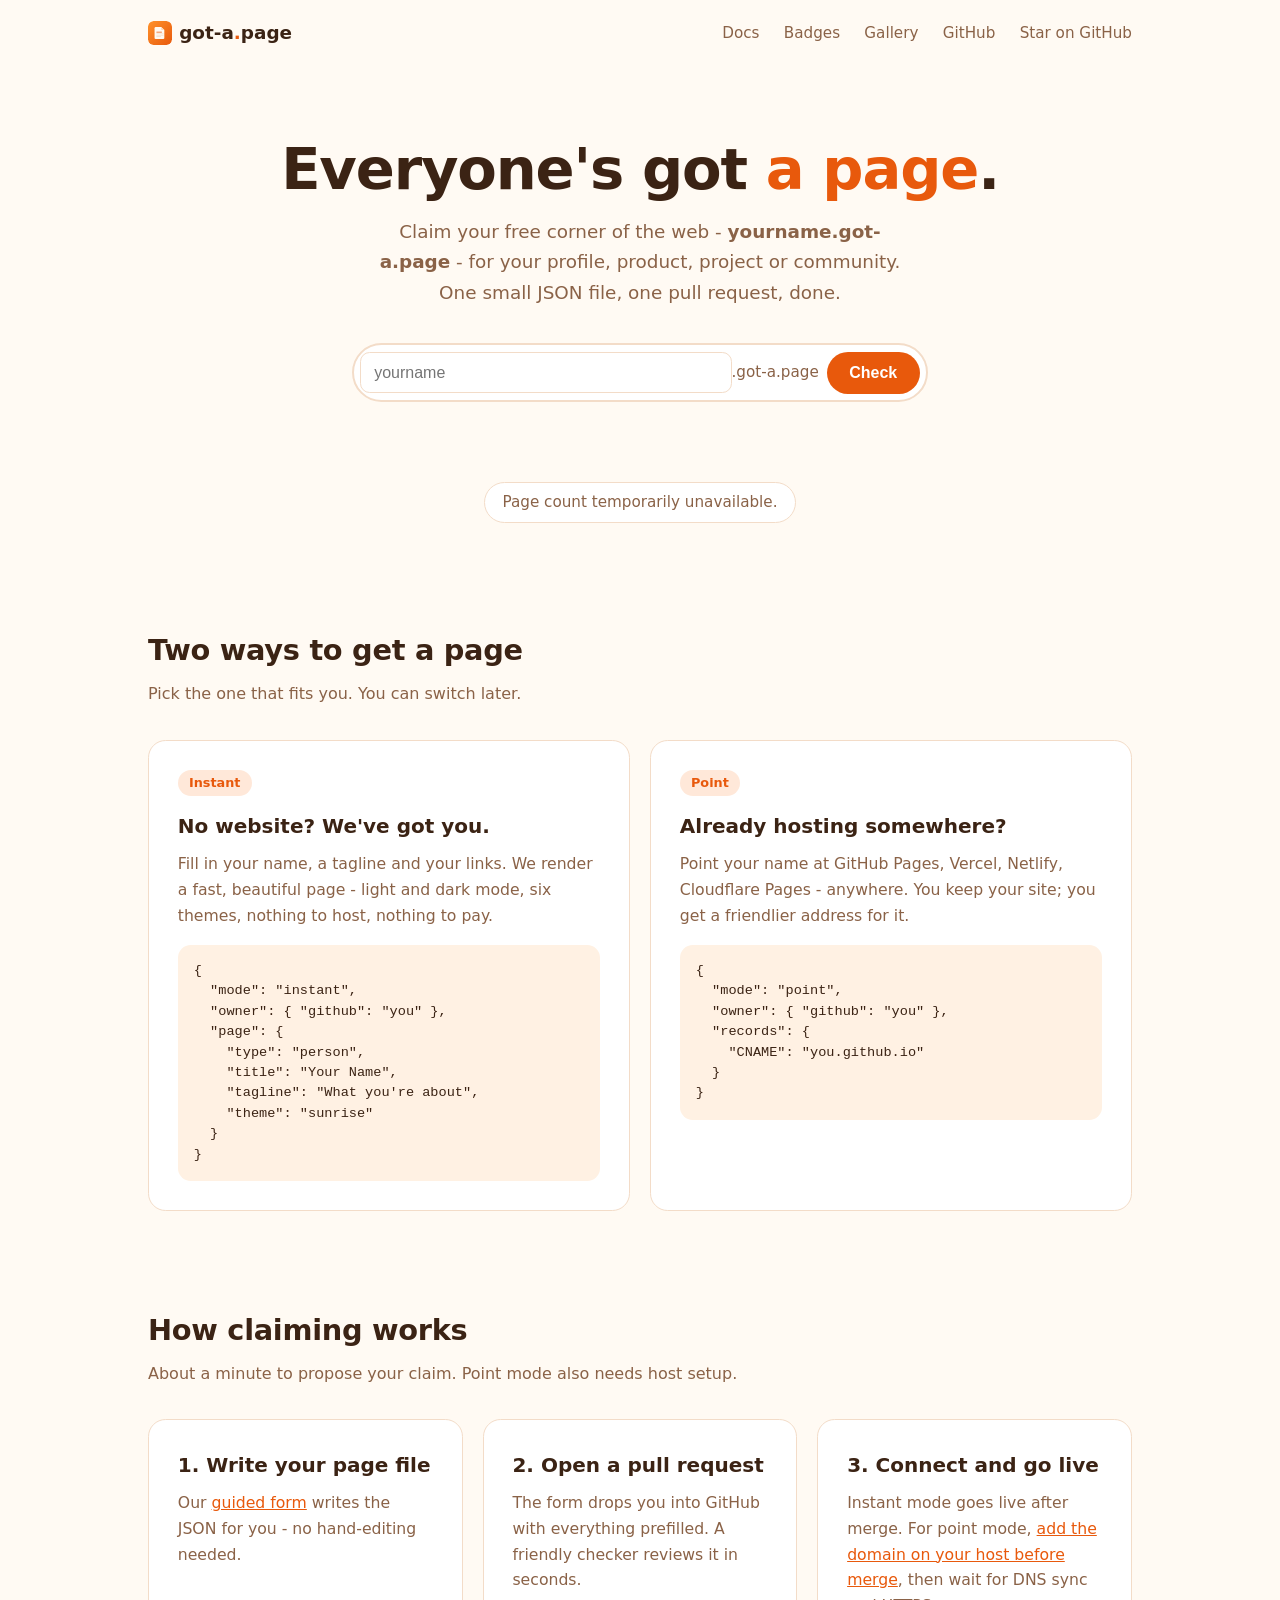
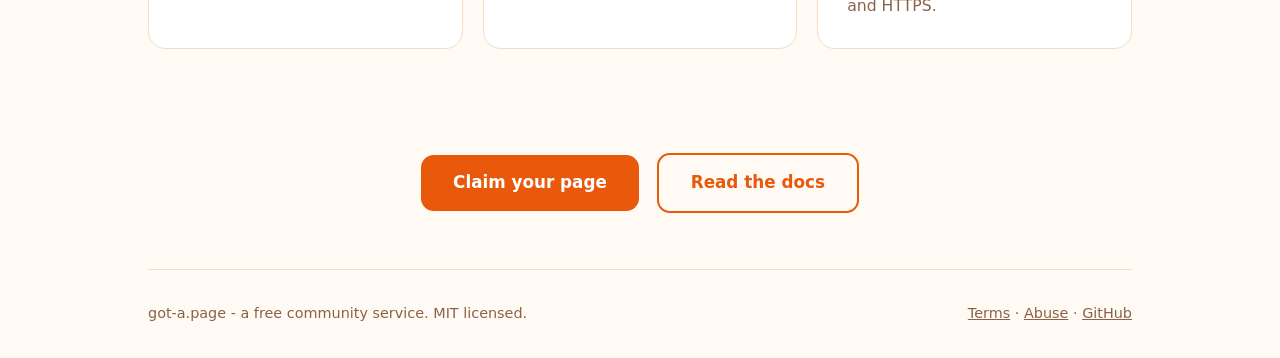
<file: index.html>
<!doctype html>
<html lang="en">
<head>
<!-- Google tag (gtag.js) -->
<script async src="https://www.googletagmanager.com/gtag/js?id=G-65647ZF3ZZ"></script>
<script>
  window.dataLayer = window.dataLayer || [];
  function gtag(){dataLayer.push(arguments);}
  gtag('js', new Date());

  gtag('config', 'G-65647ZF3ZZ');
</script>
<meta charset="utf-8">
<meta name="viewport" content="width=device-width, initial-scale=1">
<title>got-a.page - Everyone's got a page</title>
<meta name="description" content="Claim your free name.got-a.page subdomain. Instant hosted pages or point it at your own site - one small JSON file, one pull request.">
<meta property="og:type" content="website">
<meta property="og:title" content="got-a.page - Everyone's got a page">
<meta property="og:description" content="Free community subdomains for profiles, products, projects and communities.">
<meta property="og:url" content="https://got-a.page/">
<meta property="og:image" content="https://got-a.page/assets/social-card.png">
<link rel="canonical" href="https://got-a.page/">
<meta name="twitter:card" content="summary_large_image">
<link rel="stylesheet" href="styles.css">
<link rel="icon" type="image/svg+xml" href="/assets/favicon.svg">
<script type="application/ld+json">
{
  "@context": "https://schema.org",
  "@graph": [
    {
      "@type": "Organization",
      "@id": "https://got-a.page/#organization",
      "name": "got-a.page",
      "url": "https://got-a.page/",
      "description": "Free community subdomains for profiles, products, projects and communities.",
      "logo": "https://got-a.page/assets/favicon.svg",
      "sameAs": [
        "https://github.com/got-a-page"
      ]
    },
    {
      "@type": "WebSite",
      "@id": "https://got-a.page/#website",
      "url": "https://got-a.page/",
      "name": "got-a.page",
      "description": "Claim your free name.got-a.page subdomain. Instant hosted pages or point it at your own site - one small JSON file, one pull request.",
      "publisher": {
        "@id": "https://got-a.page/#organization"
      },
      "inLanguage": "en"
    }
  ]
}
</script>
</head>
<body>
<div class="wrap">
  <nav>
    <a class="brand" href="/"><img src="/assets/favicon.svg" alt="" width="24" height="24">got-a<span>.</span>page</a>
    <div class="links">
      <a href="/docs">Docs</a>
      <a href="/badges/">Badges</a>
      <a href="/gallery/">Gallery</a>
      <a href="https://github.com/got-a-page/claim">GitHub</a>
      <a href="https://github.com/got-a-page/claim">Star on GitHub</a>
    </div>
  </nav>

  <header class="hero">
    <h1>Everyone's got <em>a page</em>.</h1>
    <p>Claim your free corner of the web - <strong>yourname.got-a.page</strong> - for your profile,
    product, project or community. One small JSON file, one pull request, done.</p>

    <form class="checker" id="checker">
      <input id="name" type="text" inputmode="latin" autocomplete="off" spellcheck="false"
        placeholder="yourname" aria-label="Choose your page name" maxlength="40">
      <span class="suffix">.got-a.page</span>
      <button type="submit">Check</button>
    </form>
    <p id="result" role="status" aria-live="polite"></p>

    <div class="counter"><strong id="count">...</strong> pages already claimed. Yours next?</div>
  </header>

  <section id="how">
    <h2>Two ways to get a page</h2>
    <p class="sub">Pick the one that fits you. You can switch later.</p>
    <div class="modes">
      <div class="card">
        <span class="tag">Instant</span>
        <h3>No website? We've got you.</h3>
        <p>Fill in your name, a tagline and your links. We render a fast, beautiful page -
        light and dark mode, six themes, nothing to host, nothing to pay.</p>
        <pre>{
  "mode": "instant",
  "owner": { "github": "you" },
  "page": {
    "type": "person",
    "title": "Your Name",
    "tagline": "What you're about",
    "theme": "sunrise"
  }
}</pre>
      </div>
      <div class="card">
        <span class="tag">Point</span>
        <h3>Already hosting somewhere?</h3>
        <p>Point your name at GitHub Pages, Vercel, Netlify, Cloudflare Pages - anywhere.
        You keep your site; you get a friendlier address for it.</p>
        <pre>{
  "mode": "point",
  "owner": { "github": "you" },
  "records": {
    "CNAME": "you.github.io"
  }
}</pre>
      </div>
    </div>
  </section>

  <section id="why">
    <h2>How claiming works</h2>
    <p class="sub">About a minute to propose your claim. Point mode also needs host setup.</p>
    <div class="modes">
      <div class="card"><h3>1. Write your page file</h3><p>Our <a href="/claim">guided form</a> writes the JSON for you - no hand-editing needed.</p></div>
      <div class="card"><h3>2. Open a pull request</h3><p>The form drops you into GitHub with everything prefilled. A friendly checker reviews it in seconds.</p></div>
      <div class="card"><h3>3. Connect and go live</h3><p>Instant mode goes live after merge. For point mode, <a href="/docs#hosts">add the domain on your host before merge</a>, then wait for DNS sync and HTTPS.</p></div>
    </div>
  </section>

  <div class="cta-row">
    <a class="btn" href="/claim">Claim your page</a>
    <a class="btn ghost" href="/docs">Read the docs</a>
  </div>

  <footer>
    <span>got-a.page - a free community service. MIT licensed.</span>
    <span>
      <a href="https://github.com/got-a-page/claim/blob/main/TERMS.md">Terms</a> &middot;
      <a href="https://github.com/got-a-page/claim/blob/main/ABUSE.md">Abuse</a> &middot;
      <a href="https://github.com/got-a-page">GitHub</a>
    </span>
  </footer>
</div>

<script>
const INDEX_URL = "https://got-a-page.github.io/claim/index.json";
const STATS_URL = "https://got-a-page.github.io/claim/stats.json";
let indexPromise = null;

function loadIndex() {
  if (!indexPromise) {
    indexPromise = fetch(INDEX_URL, { cache: "no-store", signal: AbortSignal.timeout(8000) })
      .then(r => {
        if (!r.ok) throw new Error("Index unavailable");
        return r.json();
      }).then(index => {
        if (index.availabilityVersion !== 1 || !Array.isArray(index.claimed) ||
            !Array.isArray(index.reserved) ||
            !index.claimed.every(name => typeof name === "string") ||
            !index.reserved.every(name => typeof name === "string")) {
          throw new Error("Availability data unavailable");
        }
        return index;
      }).catch(error => {
        indexPromise = null; // Allow another attempt after a temporary failure.
        throw error;
      });
  }
  return indexPromise;
}

const form = document.getElementById("checker");
const input = document.getElementById("name");
const result = document.getElementById("result");

form.addEventListener("submit", async (e) => {
  e.preventDefault();
  const name = input.value.trim().toLowerCase().replace(/\.got-a\.page\.?$/, "");
  input.value = name;
  result.className = "";
  if (!/^[a-z0-9](?:[a-z0-9-]*[a-z0-9])?$/.test(name) || name.length < 2 || name.length > 40) {
    result.textContent = "2-40 characters: lowercase letters, numbers and hyphens, no hyphens at the edges.";
    return;
  }
  result.textContent = "Checking...";
  let index;
  try {
    index = await loadIndex();
  } catch {
    result.textContent = "Availability could not be checked. Please try again shortly.";
    return;
  }
  // Ignore a response for an input the visitor changed while we were waiting.
  if (input.value.trim().toLowerCase().replace(/\.got-a\.page\.?$/, "") !== name) return;
  if (index.claimed.includes(name)) {
    result.className = "taken";
    result.innerHTML = "";
    const a = document.createElement("a");
    a.href = "https://" + name + ".got-a.page";
    a.textContent = name + ".got-a.page";
    result.append("Aw, taken - visit ", a, " or try another name.");
  } else if (index.reserved.includes(name)) {
    result.className = "taken";
    result.textContent = name + ".got-a.page is reserved. Please try another name.";
  } else {
    result.className = "free";
    result.innerHTML = "";
    const a = document.createElement("a");
    a.href = "/claim?name=" + encodeURIComponent(name);
    a.textContent = "Claim it now";
    result.append(name + ".got-a.page is free! ", a, " before someone else does.");
  }
});

// Count every claim, including point-mode pages. Never invent a fallback count.
fetch(STATS_URL, { cache: "no-store", signal: AbortSignal.timeout(8000) })
  .then(r => {
    if (!r.ok) throw new Error("Stats unavailable");
    return r.json();
  }).then(s => {
    if (!Number.isSafeInteger(s.totalPages) || s.totalPages < 0) throw new Error("Invalid count");
    document.getElementById("count").textContent = s.totalPages;
  }).catch(() => {
    document.querySelector(".counter").textContent = "Page count temporarily unavailable.";
  });
</script>
</body>
</html>
</file>
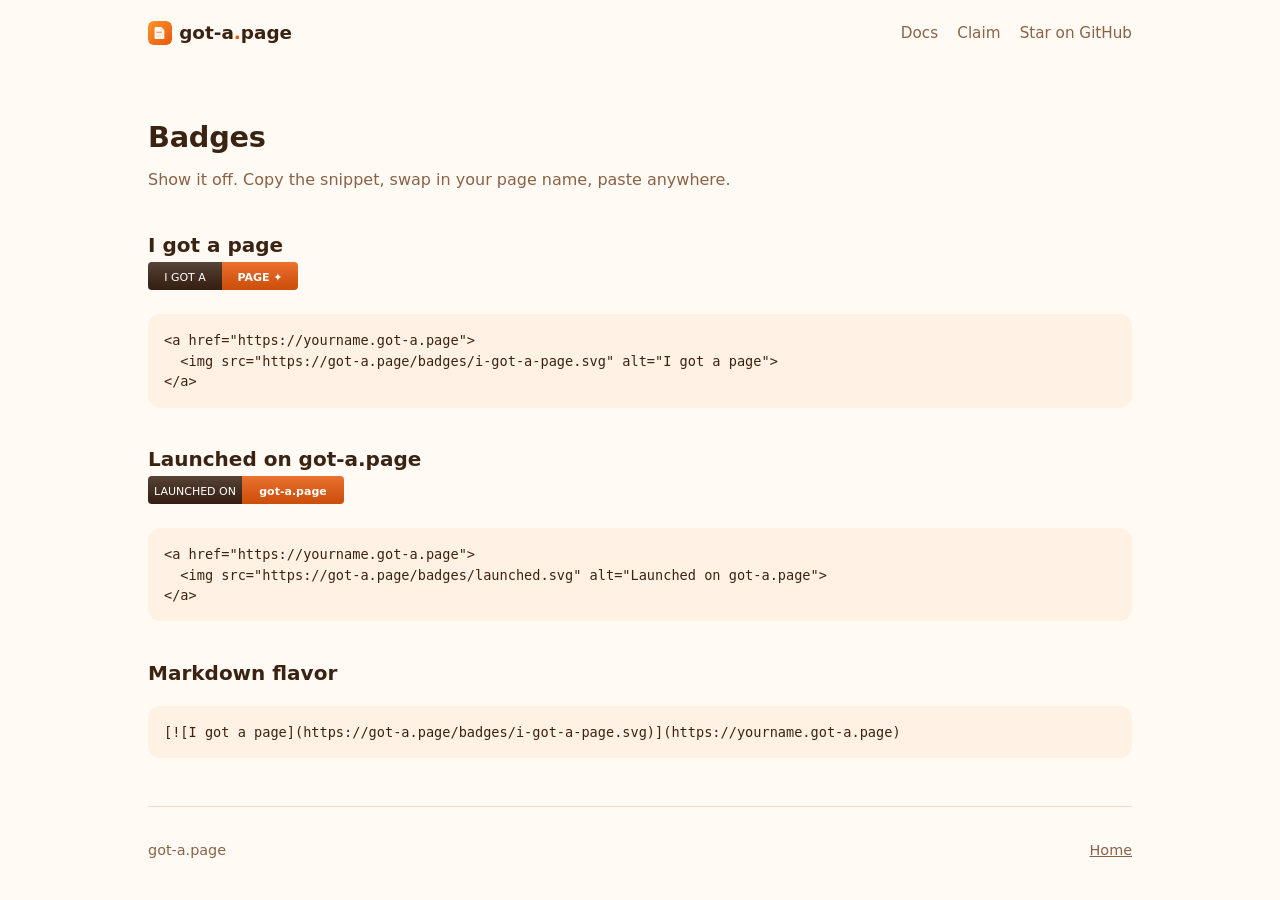
<file: badges/index.html>
<!doctype html>
<html lang="en">
<head>
<!-- Google tag (gtag.js) -->
<script async src="https://www.googletagmanager.com/gtag/js?id=G-65647ZF3ZZ"></script>
<script>
  window.dataLayer = window.dataLayer || [];
  function gtag(){dataLayer.push(arguments);}
  gtag('js', new Date());

  gtag('config', 'G-65647ZF3ZZ');
</script>
<meta charset="utf-8">
<meta name="viewport" content="width=device-width, initial-scale=1">
<title>Badges - got-a.page</title>
<meta name="description" content="Embeddable got-a.page badges for your README or site.">
<meta property="og:type" content="website">
<meta property="og:title" content="Badges - got-a.page">
<meta property="og:url" content="https://got-a.page/badges/">
<meta property="og:description" content="Embeddable got-a.page badges for your README or site.">
<meta property="og:image" content="https://got-a.page/assets/social-card.png">
<link rel="canonical" href="https://got-a.page/badges/">
<meta name="twitter:card" content="summary_large_image">
<link rel="stylesheet" href="../styles.css">
<link rel="icon" type="image/svg+xml" href="/assets/favicon.svg">
</head>
<body>
<div class="wrap">
  <nav>
    <a class="brand" href="/"><img src="/assets/favicon.svg" alt="" width="24" height="24">got-a<span>.</span>page</a>
    <div class="links"><a href="/docs">Docs</a><a href="/claim">Claim</a><a href="https://github.com/got-a-page/claim">Star on GitHub</a></div>
  </nav>
  <section class="doc">
    <h2>Badges</h2>
    <p class="sub">Show it off. Copy the snippet, swap in your page name, paste anywhere.</p>

    <h3>I got a page</h3>
    <p><img src="/badges/i-got-a-page.svg" alt="I got a page badge"></p>
    <pre>&lt;a href="https://yourname.got-a.page"&gt;
  &lt;img src="https://got-a.page/badges/i-got-a-page.svg" alt="I got a page"&gt;
&lt;/a&gt;</pre>

    <h3>Launched on got-a.page</h3>
    <p><img src="/badges/launched.svg" alt="Launched on got-a.page badge"></p>
    <pre>&lt;a href="https://yourname.got-a.page"&gt;
  &lt;img src="https://got-a.page/badges/launched.svg" alt="Launched on got-a.page"&gt;
&lt;/a&gt;</pre>

    <h3>Markdown flavor</h3>
    <pre>[![I got a page](https://got-a.page/badges/i-got-a-page.svg)](https://yourname.got-a.page)</pre>
  </section>
  <footer>
    <span>got-a.page</span>
    <span><a href="/">Home</a></span>
  </footer>
</div>
</body>
</html>
</file>
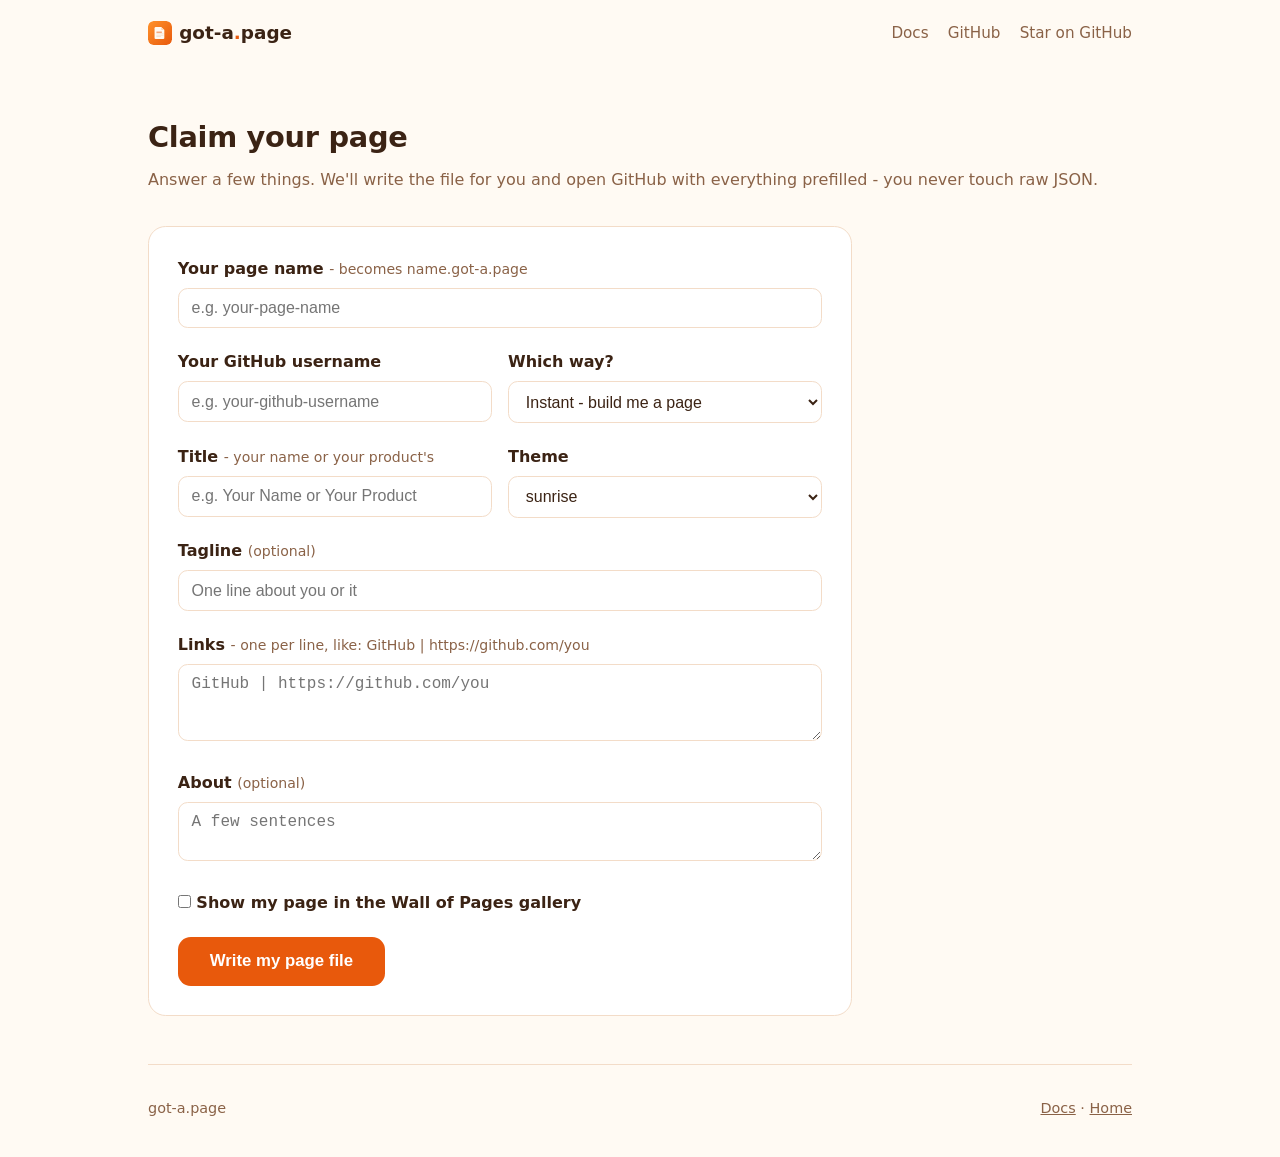
<file: claim/index.html>
<!doctype html>
<html lang="en">
<head>
<!-- Google tag (gtag.js) -->
<script async src="https://www.googletagmanager.com/gtag/js?id=G-65647ZF3ZZ"></script>
<script>
  window.dataLayer = window.dataLayer || [];
  function gtag(){dataLayer.push(arguments);}
  gtag('js', new Date());

  gtag('config', 'G-65647ZF3ZZ');
</script>
<meta charset="utf-8">
<meta name="viewport" content="width=device-width, initial-scale=1">
<title>Claim your page - got-a.page</title>
<meta name="description" content="The guided claim form: answer a few questions, get your page file, open one pull request.">
<meta property="og:type" content="website">
<meta property="og:title" content="Claim your page - got-a.page">
<meta property="og:url" content="https://got-a.page/claim/">
<meta property="og:description" content="The guided claim form: answer a few questions, get your page file, open one pull request.">
<meta property="og:image" content="https://got-a.page/assets/social-card.png">
<link rel="canonical" href="https://got-a.page/claim/">
<meta name="twitter:card" content="summary_large_image">
<link rel="stylesheet" href="../styles.css">
<link rel="icon" type="image/svg+xml" href="/assets/favicon.svg">
</head>
<body>
<div class="wrap">
  <nav>
    <a class="brand" href="/"><img src="/assets/favicon.svg" alt="" width="24" height="24">got-a<span>.</span>page</a>
    <div class="links"><a href="/docs">Docs</a><a href="https://github.com/got-a-page/claim">GitHub</a><a href="https://github.com/got-a-page/claim">Star on GitHub</a></div>
  </nav>

  <section class="doc">
    <h2>Claim your page</h2>
    <p class="sub">Answer a few things. We'll write the file for you and open GitHub with
    everything prefilled - you never touch raw JSON.</p>

    <form id="claimForm" class="card" style="max-width:44rem">
      <div class="field">
        <label for="cname">Your page name <span class="hint">- becomes name.got-a.page</span></label>
        <input id="cname" type="text" required pattern="[a-z0-9]([a-z0-9-]*[a-z0-9])?" minlength="2" maxlength="40"
          placeholder="e.g. your-page-name" autocomplete="off">
      </div>
      <div class="row">
        <div class="field">
          <label for="gh">Your GitHub username</label>
          <input id="gh" type="text" required placeholder="e.g. your-github-username" autocomplete="off">
        </div>
        <div class="field">
          <label for="mode">Which way?</label>
          <select id="mode">
            <option value="instant">Instant - build me a page</option>
            <option value="point">Point - I have a site already</option>
          </select>
        </div>
      </div>

      <div id="instantFields">
        <div class="row">
          <div class="field">
            <label for="title">Title <span class="hint">- your name or your product's</span></label>
            <input id="title" type="text" maxlength="80" placeholder="e.g. Your Name or Your Product">
          </div>
          <div class="field">
            <label for="theme">Theme</label>
            <select id="theme">
              <option>sunrise</option><option>lagoon</option><option>forest</option>
              <option>plum</option><option>slate</option><option>ember</option>
            </select>
          </div>
        </div>
        <div class="field">
          <label for="tagline">Tagline <span class="hint">(optional)</span></label>
          <input id="tagline" type="text" maxlength="160" placeholder="One line about you or it">
        </div>
        <div class="field">
          <label for="links">Links <span class="hint">- one per line, like: GitHub | https://github.com/you</span></label>
          <textarea id="links" rows="3" placeholder="GitHub | https://github.com/you"></textarea>
        </div>
        <div class="field">
          <label for="about">About <span class="hint">(optional)</span></label>
          <textarea id="about" rows="2" maxlength="2000" placeholder="A few sentences"></textarea>
        </div>
        <div class="field">
          <label><input type="checkbox" id="showcase"> Show my page in the Wall of Pages gallery</label>
        </div>
      </div>

      <div id="pointFields" hidden>
        <p><strong>Point mode needs host setup too.</strong> Add yourname.got-a.page to your
        own host before the PR merges, then copy its recommended DNS target below.
        GitHub Pages needs your website repo's Pages custom-domain setting, not a CNAME
        file in the claim repo. <a href="/docs#hosts">Host setup instructions</a>.</p>
        <div class="field">
          <label for="target">Where's your site hosted?</label>
          <select id="hostKind">
            <option value="cname">A hostname (GitHub Pages, Vercel, Netlify...)</option>
            <option value="a">An IPv4 address</option>
            <option value="aaaa">An IPv6 address</option>
          </select>
        </div>
        <div class="field">
          <label for="targetValue">The hostname or address</label>
          <input id="targetValue" type="text" placeholder="e.g. you.github.io">
        </div>
        <div class="field">
          <label for="purpose">What lives there? <span class="hint">(one line)</span></label>
          <input id="purpose" type="text" maxlength="200" placeholder="e.g. My portfolio">
        </div>
      </div>

      <button class="btn" type="submit" style="border:0;cursor:pointer">Write my page file</button>
    </form>

    <div id="step2" hidden>
      <p class="step">Here's your file - already copied into the GitHub link below:</p>
      <pre id="jsonOut"></pre>
      <p class="step">Next: open GitHub and propose it</p>
      <p>The button opens the claim repo with your file ready to go. GitHub will ask you to
      fork (one click), then you choose <strong>"Propose changes"</strong> and open the pull
      request. Follow the validation checks; fork PRs do not get automatic bot comments.</p>
      <p>When GitHub asks for a title, name your pull request <strong id="prTitleHint">Claim your-name.got-a.page</strong> - it keeps claim PRs easy to scan.</p>
      <p style="margin-top:1.2rem">
        <a class="btn" id="ghLink" href="#" target="_blank" rel="noopener">Open GitHub with my file</a>
      </p>
      <div id="instantNextSteps" class="card" hidden style="margin-top:1.2rem">
        <h3>Instant mode: what happens next</h3>
        <p><strong>After your PR merges:</strong> your page goes live within a few
        minutes - nothing else to set up. Until then your address may still show
        the "unclaimed" page; that&#39;s normal, check back shortly. More detail in
        the <a href="/docs#troubleshooting">docs</a>.</p>
      </div>
      <div id="pointNextSteps" class="card" hidden style="margin-top:1.2rem">
        <h3>Point mode: finish connecting your host</h3>
        <p>Before merge, add <strong id="hostDomain"></strong> to your own hosting account
        and confirm the claim's DNS target matches its recommendation.
        <a href="/docs#hosts">GitHub Pages, Vercel, Netlify and Cloudflare Pages steps</a>.</p>
        <p><strong>After your PR merges:</strong> wait for DNS sync, return to your host's
        domain settings, and wait for its HTTPS certificate. Then test your address.
        DNS alone is not enough; certificate issuance can take a while.
        A browser certificate error in that window - on your new address, and on
        GitHub Pages on your old <code>github.io</code> one too, since it now
        redirects - is expected. See the
        <a href="/docs#troubleshooting">troubleshooting list</a>.</p>
      </div>
      <p class="hint" style="margin-top:1rem">Everything in the repo is public - that's how
      the pages stay free and community-run.</p>
      <p class="hint">Optional last step: <a href="https://github.com/got-a-page/claim">star the repo on GitHub</a> to support the project and help others find got-a.page.</p>
    </div>
  </section>

  <footer>
    <span>got-a.page</span>
    <span><a href="/docs">Docs</a> &middot; <a href="/">Home</a></span>
  </footer>
</div>

<script>
const mode = document.getElementById("mode");
const instantFields = document.getElementById("instantFields");
const pointFields = document.getElementById("pointFields");
mode.addEventListener("change", () => {
  instantFields.hidden = mode.value !== "instant";
  pointFields.hidden = mode.value !== "point";
});

const params = new URLSearchParams(location.search);
if (params.get("name")) document.getElementById("cname").value = params.get("name");

function buildJson() {
  const gh = document.getElementById("gh").value.trim();
  if (mode.value === "instant") {
    const page = {
      type: "person",
      title: document.getElementById("title").value.trim() || document.getElementById("cname").value,
      theme: document.getElementById("theme").value
    };
    const tagline = document.getElementById("tagline").value.trim();
    if (tagline) page.tagline = tagline;
    const links = document.getElementById("links").value.split("\n")
      .map(l => l.split("|").map(s => s.trim())).filter(p => p.length === 2 && p[0] && p[1])
      .map(p => ({ label: p[0], url: p[1] }));
    if (links.length) page.links = links;
    const about = document.getElementById("about").value.trim();
    if (about) page.sections = [{ heading: "About", text: about }];
    const out = { mode: "instant", owner: { github: gh }, page };
    if (document.getElementById("showcase").checked) out.showcase = true;
    return out;
  }
  const kind = document.getElementById("hostKind").value;
  const value = document.getElementById("targetValue").value.trim();
  const records = kind === "cname" ? { CNAME: value } : kind === "a" ? { A: [value] } : { AAAA: [value] };
  const out = { mode: "point", owner: { github: gh }, records };
  const purpose = document.getElementById("purpose").value.trim();
  if (purpose) out.purpose = purpose;
  return out;
}

document.getElementById("claimForm").addEventListener("submit", (e) => {
  e.preventDefault();
  const name = document.getElementById("cname").value.trim().toLowerCase();
  const json = buildJson();
  const text = JSON.stringify(json, null, 2) + "\n";
  document.getElementById("jsonOut").textContent = text;
  const url = "https://github.com/got-a-page/claim/new/main/pages?filename="
    + encodeURIComponent(name + ".json") + "&value=" + encodeURIComponent(text);
  document.getElementById("ghLink").href = url;
  document.getElementById("pointNextSteps").hidden = json.mode !== "point";
  document.getElementById("instantNextSteps").hidden = json.mode !== "instant";
  document.getElementById("hostDomain").textContent = name + ".got-a.page";
  document.getElementById("prTitleHint").textContent = "Claim " + name + ".got-a.page";
  document.getElementById("step2").hidden = false;
  document.getElementById("step2").scrollIntoView({ behavior: "smooth" });
});
</script>
</body>
</html>
</file>
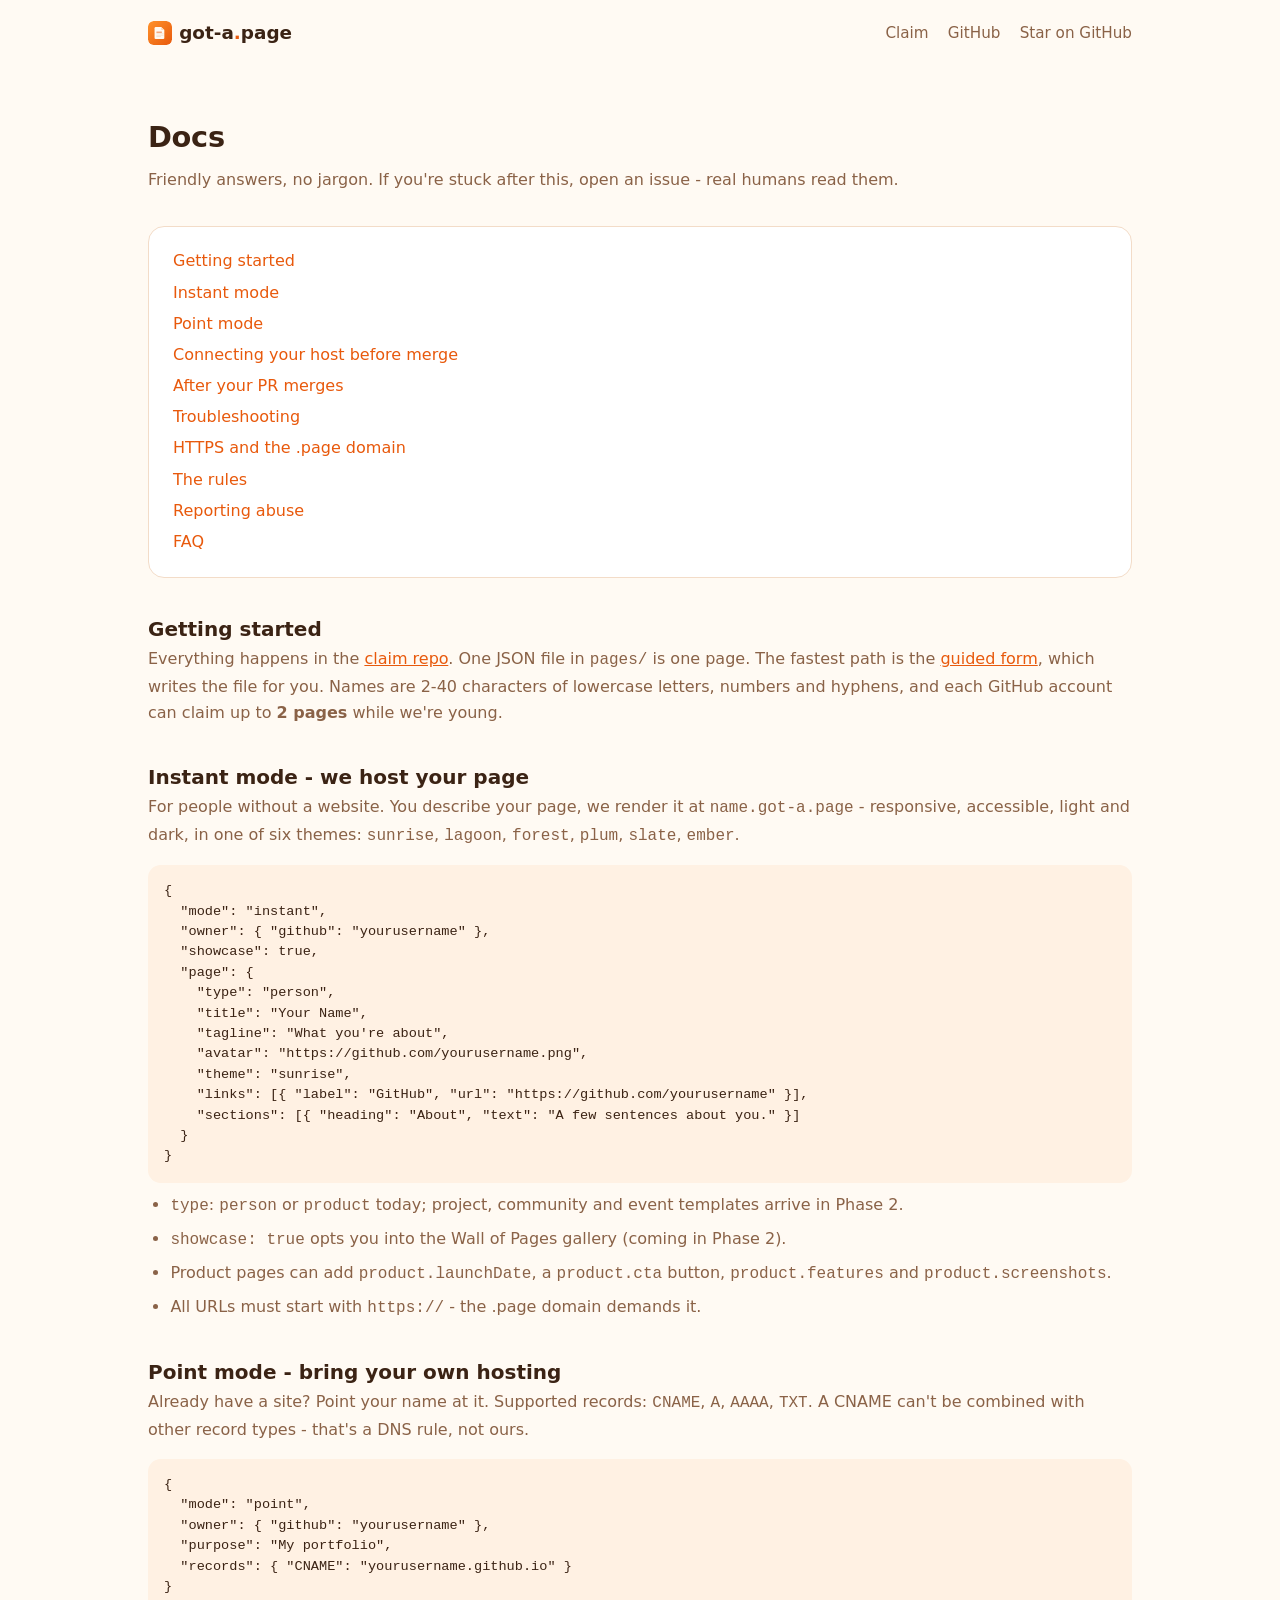
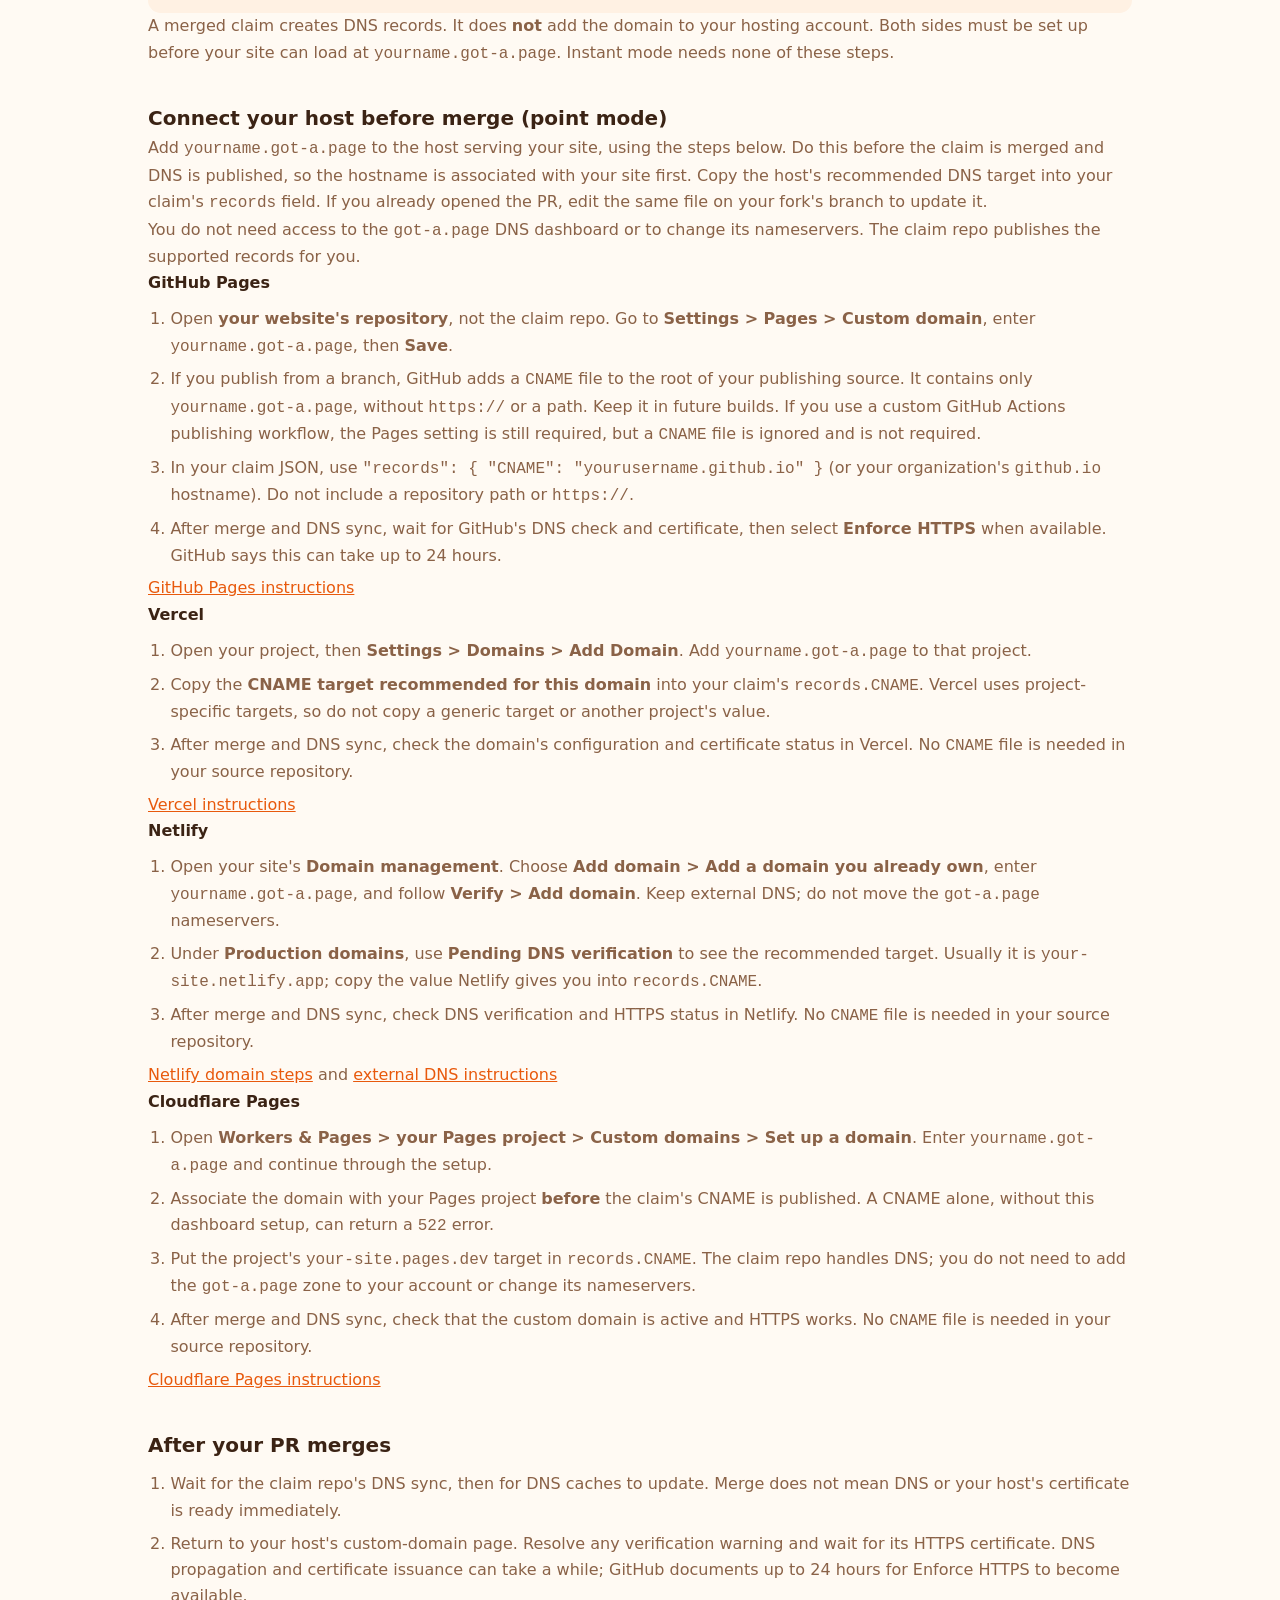
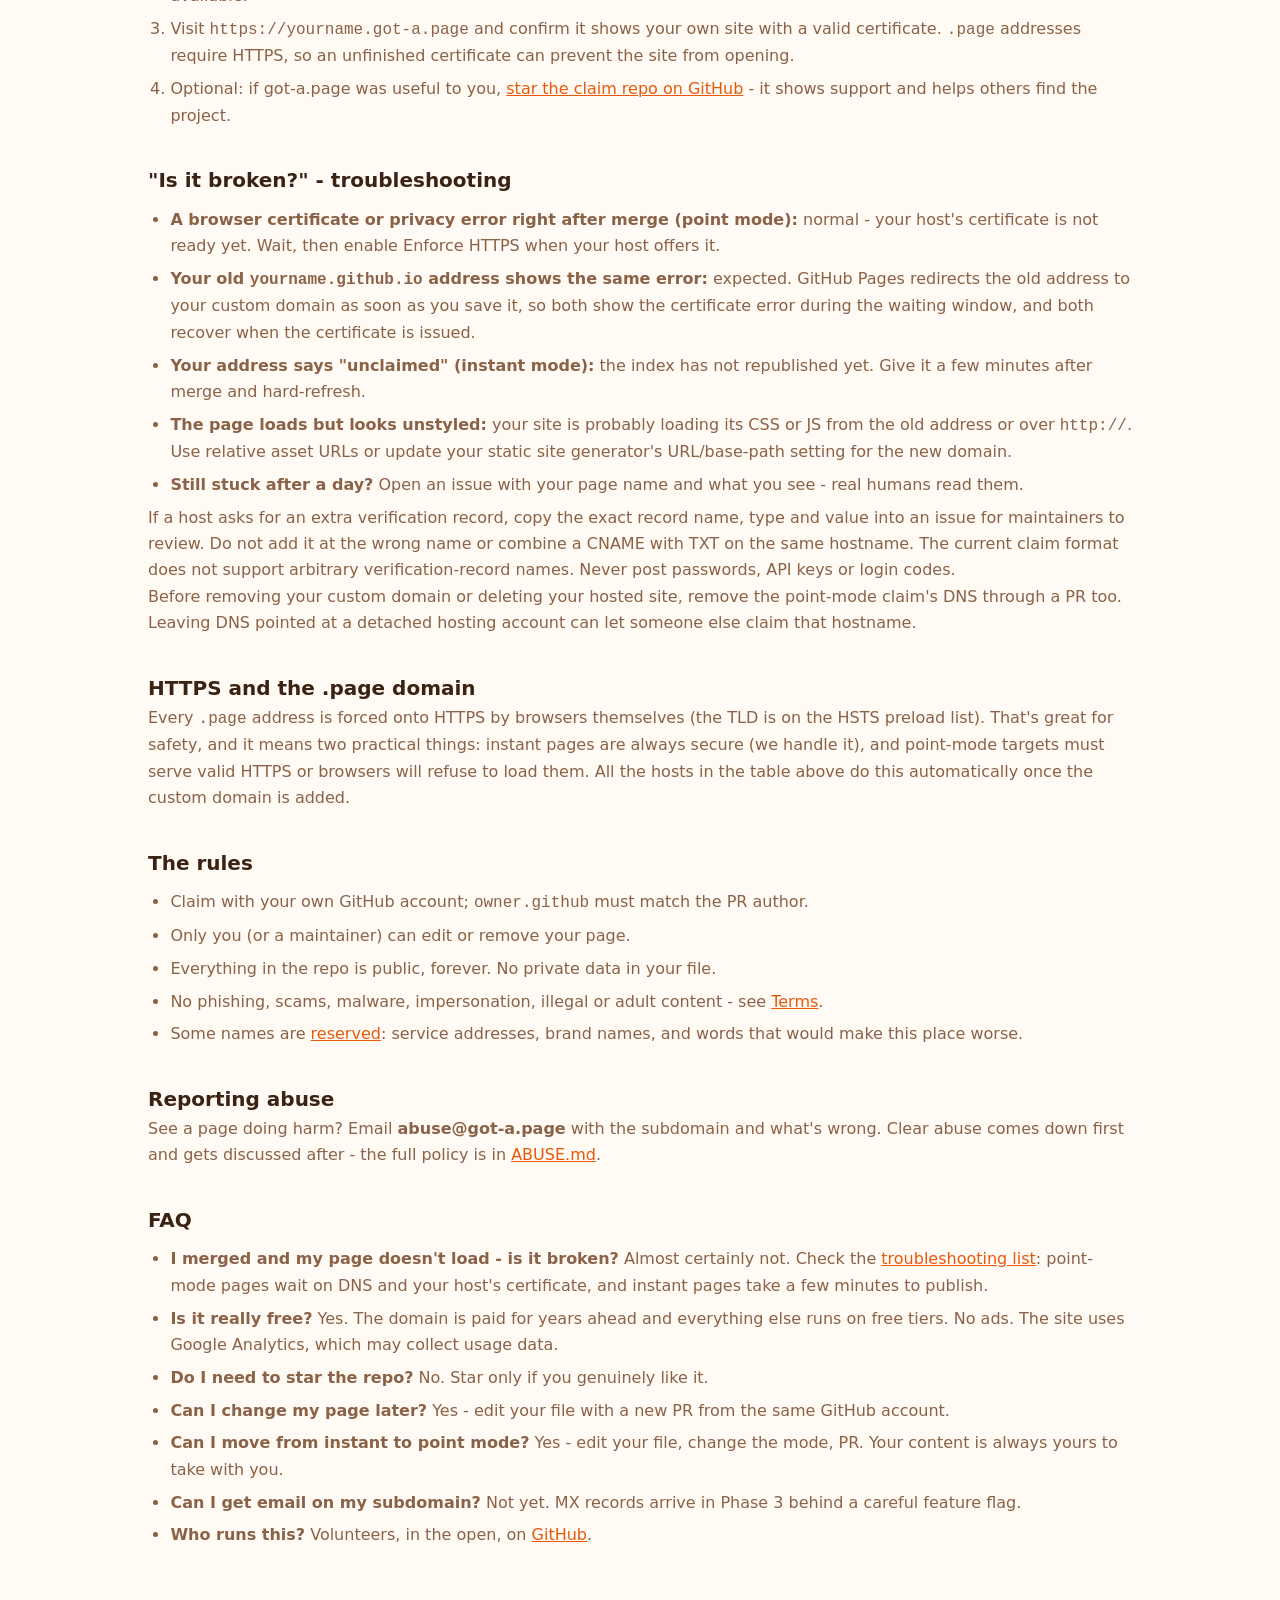
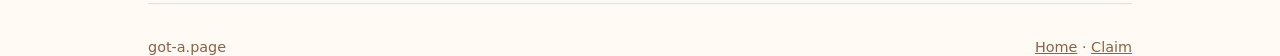
<file: docs/index.html>
<!doctype html>
<html lang="en">
<head>
<!-- Google tag (gtag.js) -->
<script async src="https://www.googletagmanager.com/gtag/js?id=G-65647ZF3ZZ"></script>
<script>
  window.dataLayer = window.dataLayer || [];
  function gtag(){dataLayer.push(arguments);}
  gtag('js', new Date());

  gtag('config', 'G-65647ZF3ZZ');
</script>
<meta charset="utf-8">
<meta name="viewport" content="width=device-width, initial-scale=1">
<title>Docs - got-a.page</title>
<meta name="description" content="Everything about claiming, pointing and using your free got-a.page subdomain.">
<meta property="og:type" content="website">
<meta property="og:title" content="Docs - got-a.page">
<meta property="og:url" content="https://got-a.page/docs/">
<meta property="og:description" content="Everything about claiming, pointing and using your free got-a.page subdomain.">
<meta property="og:image" content="https://got-a.page/assets/social-card.png">
<link rel="canonical" href="https://got-a.page/docs/">
<meta name="twitter:card" content="summary_large_image">
<link rel="stylesheet" href="../styles.css">
<link rel="icon" type="image/svg+xml" href="/assets/favicon.svg">
<script type="application/ld+json">
{
  "@context": "https://schema.org",
  "@type": "FAQPage",
  "mainEntity": [
    {
      "@type": "Question",
      "name": "I merged and my page doesn't load - is it broken?",
      "acceptedAnswer": {
        "@type": "Answer",
        "text": "Almost certainly not. Check the troubleshooting list: point-mode pages wait on DNS and your host's certificate, and instant pages take a few minutes to publish."
      }
    },
    {
      "@type": "Question",
      "name": "Is it really free?",
      "acceptedAnswer": {
        "@type": "Answer",
        "text": "Yes. The domain is paid for years ahead and everything else runs on free tiers. No ads. The site uses Google Analytics, which may collect usage data."
      }
    },
    {
      "@type": "Question",
      "name": "Do I need to star the repo?",
      "acceptedAnswer": {
        "@type": "Answer",
        "text": "No. Star only if you genuinely like it."
      }
    },
    {
      "@type": "Question",
      "name": "Can I change my page later?",
      "acceptedAnswer": {
        "@type": "Answer",
        "text": "Yes - edit your file with a new PR from the same GitHub account."
      }
    },
    {
      "@type": "Question",
      "name": "Can I move from instant to point mode?",
      "acceptedAnswer": {
        "@type": "Answer",
        "text": "Yes - edit your file, change the mode, PR. Your content is always yours to take with you."
      }
    },
    {
      "@type": "Question",
      "name": "Can I get email on my subdomain?",
      "acceptedAnswer": {
        "@type": "Answer",
        "text": "Not yet. MX records arrive in Phase 3 behind a careful feature flag."
      }
    },
    {
      "@type": "Question",
      "name": "Who runs this?",
      "acceptedAnswer": {
        "@type": "Answer",
        "text": "Volunteers, in the open, on GitHub."
      }
    }
  ]
}
</script>
</head>
<body>
<div class="wrap">
  <nav>
    <a class="brand" href="/"><img src="/assets/favicon.svg" alt="" width="24" height="24">got-a<span>.</span>page</a>
    <div class="links"><a href="/claim">Claim</a><a href="https://github.com/got-a-page/claim">GitHub</a><a href="https://github.com/got-a-page/claim">Star on GitHub</a></div>
  </nav>

  <section class="doc">
    <h2>Docs</h2>
    <p class="sub">Friendly answers, no jargon. If you're stuck after this, open an issue -
    real humans read them.</p>

    <div class="toc">
      <a href="#start">Getting started</a>
      <a href="#instant">Instant mode</a>
      <a href="#point">Point mode</a>
      <a href="#hosts">Connecting your host before merge</a>
      <a href="#after-merge">After your PR merges</a>
      <a href="#troubleshooting">Troubleshooting</a>
      <a href="#https">HTTPS and the .page domain</a>
      <a href="#rules">The rules</a>
      <a href="#abuse">Reporting abuse</a>
      <a href="#faq">FAQ</a>
    </div>

    <h3 id="start">Getting started</h3>
    <p>Everything happens in the <a href="https://github.com/got-a-page/claim">claim repo</a>.
    One JSON file in <code>pages/</code> is one page. The fastest path is the
    <a href="/claim">guided form</a>, which writes the file for you. Names are 2-40 characters
    of lowercase letters, numbers and hyphens, and each GitHub account can claim up to
    <strong>2 pages</strong> while we're young.</p>

    <h3 id="instant">Instant mode - we host your page</h3>
    <p>For people without a website. You describe your page, we render it at
    <code>name.got-a.page</code> - responsive, accessible, light and dark, in one of six
    themes: <code>sunrise</code>, <code>lagoon</code>, <code>forest</code>, <code>plum</code>,
    <code>slate</code>, <code>ember</code>.</p>
    <pre>{
  "mode": "instant",
  "owner": { "github": "yourusername" },
  "showcase": true,
  "page": {
    "type": "person",
    "title": "Your Name",
    "tagline": "What you're about",
    "avatar": "https://github.com/yourusername.png",
    "theme": "sunrise",
    "links": [{ "label": "GitHub", "url": "https://github.com/yourusername" }],
    "sections": [{ "heading": "About", "text": "A few sentences about you." }]
  }
}</pre>
    <ul>
      <li><code>type</code>: <code>person</code> or <code>product</code> today; project,
      community and event templates arrive in Phase 2.</li>
      <li><code>showcase: true</code> opts you into the Wall of Pages gallery (coming in Phase 2).</li>
      <li>Product pages can add <code>product.launchDate</code>, a <code>product.cta</code>
      button, <code>product.features</code> and <code>product.screenshots</code>.</li>
      <li>All URLs must start with <code>https://</code> - the .page domain demands it.</li>
    </ul>

    <h3 id="point">Point mode - bring your own hosting</h3>
    <p>Already have a site? Point your name at it. Supported records:
    <code>CNAME</code>, <code>A</code>, <code>AAAA</code>, <code>TXT</code>. A CNAME can't be
    combined with other record types - that's a DNS rule, not ours.</p>
    <pre>{
  "mode": "point",
  "owner": { "github": "yourusername" },
  "purpose": "My portfolio",
  "records": { "CNAME": "yourusername.github.io" }
}</pre>

<p>A merged claim creates DNS records. It does <strong>not</strong> add the domain to your
hosting account. Both sides must be set up before your site can load at
<code>yourname.got-a.page</code>. Instant mode needs none of these steps.</p>
<h3 id="hosts">Connect your host before merge (point mode)</h3>
<p>Add <code>yourname.got-a.page</code> to the host serving your site, using the steps below.
Do this before the claim is merged and DNS is published, so the hostname is
associated with your site first. Copy the host&#39;s recommended DNS target into
your claim&#39;s <code>records</code> field. If you already opened the PR, edit the same file
on your fork&#39;s branch to update it.</p>
<p>You do not need access to the <code>got-a.page</code> DNS dashboard or to change its
nameservers. The claim repo publishes the supported records for you.</p>
<h4>GitHub Pages</h4>
<ol>
<li>Open <strong>your website&#39;s repository</strong>, not the claim repo. Go to <strong>Settings &gt;
Pages &gt; Custom domain</strong>, enter <code>yourname.got-a.page</code>, then <strong>Save</strong>.</li>
<li>If you publish from a branch, GitHub adds a <code>CNAME</code> file to the root of your
publishing source. It contains only <code>yourname.got-a.page</code>, without <code>https://</code>
or a path. Keep it in future builds. If you use a custom GitHub Actions
publishing workflow, the Pages setting is still required, but a <code>CNAME</code>
file is ignored and is not required.</li>
<li>In your claim JSON, use <code>&quot;records&quot;: { &quot;CNAME&quot;: &quot;yourusername.github.io&quot; }</code>
(or your organization&#39;s <code>github.io</code> hostname). Do not include a repository
path or <code>https://</code>.</li>
<li>After merge and DNS sync, wait for GitHub&#39;s DNS check and certificate, then
select <strong>Enforce HTTPS</strong> when available. GitHub says this can take up to
24 hours.</li>
</ol>
<p><a href="https://docs.github.com/en/pages/configuring-a-custom-domain-for-your-github-pages-site/managing-a-custom-domain-for-your-github-pages-site">GitHub Pages instructions</a></p>
<h4>Vercel</h4>
<ol>
<li>Open your project, then <strong>Settings &gt; Domains &gt; Add Domain</strong>. Add
<code>yourname.got-a.page</code> to that project.</li>
<li>Copy the <strong>CNAME target recommended for this domain</strong> into your claim&#39;s
<code>records.CNAME</code>. Vercel uses project-specific targets, so do not copy a
generic target or another project&#39;s value.</li>
<li>After merge and DNS sync, check the domain&#39;s configuration and certificate
status in Vercel. No <code>CNAME</code> file is needed in your source repository.</li>
</ol>
<p><a href="https://vercel.com/docs/domains/working-with-domains/add-a-domain">Vercel instructions</a></p>
<h4>Netlify</h4>
<ol>
<li>Open your site&#39;s <strong>Domain management</strong>. Choose <strong>Add domain &gt; Add a domain
you already own</strong>, enter <code>yourname.got-a.page</code>, and follow <strong>Verify &gt; Add
domain</strong>. Keep external DNS; do not move the <code>got-a.page</code> nameservers.</li>
<li>Under <strong>Production domains</strong>, use <strong>Pending DNS verification</strong> to see the
recommended target. Usually it is <code>your-site.netlify.app</code>; copy the value
Netlify gives you into <code>records.CNAME</code>.</li>
<li>After merge and DNS sync, check DNS verification and HTTPS status in
Netlify. No <code>CNAME</code> file is needed in your source repository.</li>
</ol>
<p><a href="https://docs.netlify.com/manage/domains/configure-domains/bring-a-domain-to-netlify">Netlify domain steps</a>
and <a href="https://docs.netlify.com/manage/domains/configure-domains/configure-external-dns/">external DNS instructions</a></p>
<h4>Cloudflare Pages</h4>
<ol>
<li>Open <strong>Workers &amp; Pages &gt; your Pages project &gt; Custom domains &gt; Set up a
domain</strong>. Enter <code>yourname.got-a.page</code> and continue through the setup.</li>
<li>Associate the domain with your Pages project <strong>before</strong> the claim&#39;s CNAME
is published. A CNAME alone, without this dashboard setup, can return a
<code>522</code> error.</li>
<li>Put the project&#39;s <code>your-site.pages.dev</code> target in <code>records.CNAME</code>. The
claim repo handles DNS; you do not need to add the <code>got-a.page</code> zone to
your account or change its nameservers.</li>
<li>After merge and DNS sync, check that the custom domain is active and HTTPS
works. No <code>CNAME</code> file is needed in your source repository.</li>
</ol>
<p><a href="https://developers.cloudflare.com/pages/configuration/custom-domains/">Cloudflare Pages instructions</a></p>
<h3 id="after-merge">After your PR merges</h3>
<ol>
<li>Wait for the claim repo&#39;s DNS sync, then for DNS caches to update. Merge
does not mean DNS or your host&#39;s certificate is ready immediately.</li>
<li>Return to your host&#39;s custom-domain page. Resolve any verification warning
and wait for its HTTPS certificate. DNS propagation and certificate
issuance can take a while; GitHub documents up to 24 hours for Enforce HTTPS
to become available.</li>
<li>Visit <code>https://yourname.got-a.page</code> and confirm it shows your own site with
a valid certificate. <code>.page</code> addresses require HTTPS, so an unfinished
certificate can prevent the site from opening.</li>
<li>Optional: if got-a.page was useful to you, <a href="https://github.com/got-a-page/claim">star
the claim repo on GitHub</a> - it shows support and helps others find the project.</li>
</ol>

    <h3 id="troubleshooting">"Is it broken?" - troubleshooting</h3>
<ul>
<li><strong>A browser certificate or privacy error right after merge (point
mode):</strong> normal - your host&#39;s certificate is not ready yet. Wait, then
enable Enforce HTTPS when your host offers it.</li>
<li><strong>Your old <code>yourname.github.io</code> address shows the same
error:</strong> expected. GitHub Pages redirects the old address to your custom
domain as soon as you save it, so both show the certificate error during the
waiting window, and both recover when the certificate is issued.</li>
<li><strong>Your address says "unclaimed" (instant mode):</strong> the index has
not republished yet. Give it a few minutes after merge and hard-refresh.</li>
<li><strong>The page loads but looks unstyled:</strong> your site is probably
loading its CSS or JS from the old address or over <code>http://</code>. Use
relative asset URLs or update your static site generator&#39;s URL/base-path
setting for the new domain.</li>
<li><strong>Still stuck after a day?</strong> Open an issue with your page name
and what you see - real humans read them.</li>
</ul>
<p>If a host asks for an extra verification record, copy the exact record name,
type and value into an issue for maintainers to review. Do not add it at the
wrong name or combine a CNAME with TXT on the same hostname. The current claim
format does not support arbitrary verification-record names. Never post
passwords, API keys or login codes.</p>
<p>Before removing your custom domain or deleting your hosted site, remove the
point-mode claim&#39;s DNS through a PR too. Leaving DNS pointed at a detached
hosting account can let someone else claim that hostname.</p>


    <h3 id="https">HTTPS and the .page domain</h3>
    <p>Every <code>.page</code> address is forced onto HTTPS by browsers themselves (the TLD is
    on the HSTS preload list). That's great for safety, and it means two practical things:
    instant pages are always secure (we handle it), and point-mode targets must serve valid
    HTTPS or browsers will refuse to load them. All the hosts in the table above do this
    automatically once the custom domain is added.</p>

    <h3 id="rules">The rules</h3>
    <ul>
      <li>Claim with your own GitHub account; <code>owner.github</code> must match the PR author.</li>
      <li>Only you (or a maintainer) can edit or remove your page.</li>
      <li>Everything in the repo is public, forever. No private data in your file.</li>
      <li>No phishing, scams, malware, impersonation, illegal or adult content - see
      <a href="https://github.com/got-a-page/claim/blob/main/TERMS.md">Terms</a>.</li>
      <li>Some names are <a href="https://github.com/got-a-page/claim/blob/main/reserved.json">reserved</a>:
      service addresses, brand names, and words that would make this place worse.</li>
    </ul>

    <h3 id="abuse">Reporting abuse</h3>
    <p>See a page doing harm? Email <strong>abuse@got-a.page</strong> with the subdomain and
    what's wrong. Clear abuse comes down first and gets discussed after - the full policy is in
    <a href="https://github.com/got-a-page/claim/blob/main/ABUSE.md">ABUSE.md</a>.</p>

    <h3 id="faq">FAQ</h3>
    <ul>
      <li><strong>I merged and my page doesn&#39;t load - is it broken?</strong>
      Almost certainly not. Check the <a href="#troubleshooting">troubleshooting
      list</a>: point-mode pages wait on DNS and your host&#39;s certificate, and
      instant pages take a few minutes to publish.</li>
      <li><strong>Is it really free?</strong> Yes. The domain is paid for years ahead and
      everything else runs on free tiers. No ads. The site uses Google Analytics, which may collect usage data.</li>
      <li><strong>Do I need to star the repo?</strong> No. Star only if you genuinely like it.</li>
      <li><strong>Can I change my page later?</strong> Yes - edit your file with a new PR from
      the same GitHub account.</li>
      <li><strong>Can I move from instant to point mode?</strong> Yes - edit your file, change
      the mode, PR. Your content is always yours to take with you.</li>
      <li><strong>Can I get email on my subdomain?</strong> Not yet. MX records arrive in
      Phase 3 behind a careful feature flag.</li>
      <li><strong>Who runs this?</strong> Volunteers, in the open, on
      <a href="https://github.com/got-a-page">GitHub</a>.</li>
    </ul>
  </section>

  <footer>
    <span>got-a.page</span>
    <span><a href="/">Home</a> &middot; <a href="/claim">Claim</a></span>
  </footer>
</div>
</body>
</html>
</file>
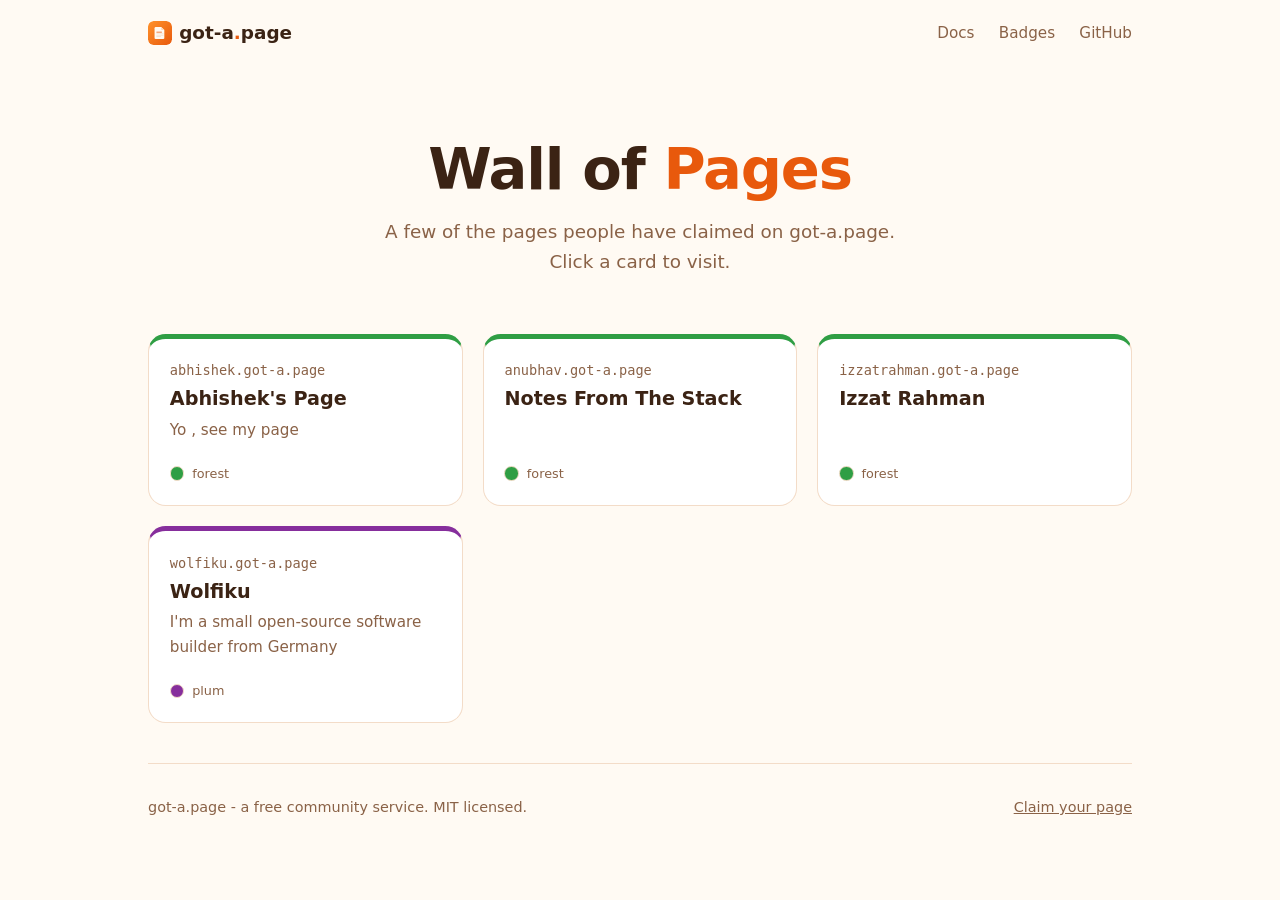
<file: gallery/index.html>
<!doctype html>
<html lang="en">
<head>
  <meta charset="utf-8">
  <meta name="viewport" content="width=device-width, initial-scale=1">
  <title>Wall of Pages - got-a.page</title>
  <meta name="description" content="A showcase of pages claimed on got-a.page.">
  <link rel="stylesheet" href="../styles.css">
  <link rel="stylesheet" href="style.css">
  <link rel="icon" type="image/svg+xml" href="../assets/favicon.svg">
</head>
<body>
  <div class="wrap">
    <nav>
      <a class="brand" href="/">
        <img src="../assets/favicon.svg" alt="" width="24" height="24">
        got-a<span>.</span>page
      </a>
      <div class="links">
        <a href="/docs">Docs</a>
        <a href="/badges/">Badges</a>
        <a href="https://github.com/got-a-page/claim">GitHub</a>
      </div>
    </nav>

    <header class="hero">
      <h1>Wall of <em>Pages</em></h1>
      <p>A few of the pages people have claimed on got-a.page. Click a card to visit.</p>
    </header>

    <main>
      <ul class="wall">
        <!-- GALLERY:START -->
      <li>
        <a class="page-card" data-theme="forest" href="https://abhishek.got-a.page">
          <span class="name">abhishek.got-a.page</span>
          <h3>Abhishek's Page</h3>
          <p class="tagline">Yo , see my page</p>
          <span class="theme"><span class="swatch"></span>forest</span>
        </a>
      </li>
      <li>
        <a class="page-card" data-theme="forest" href="https://anubhav.got-a.page">
          <span class="name">anubhav.got-a.page</span>
          <h3>Notes From The Stack</h3>
          
          <span class="theme"><span class="swatch"></span>forest</span>
        </a>
      </li>
      <li>
        <a class="page-card" data-theme="forest" href="https://izzatrahman.got-a.page">
          <span class="name">izzatrahman.got-a.page</span>
          <h3>Izzat Rahman</h3>
          
          <span class="theme"><span class="swatch"></span>forest</span>
        </a>
      </li>
      <li>
        <a class="page-card" data-theme="plum" href="https://wolfiku.got-a.page">
          <span class="name">wolfiku.got-a.page</span>
          <h3>Wolfiku</h3>
          <p class="tagline">I'm a small open-source software builder from Germany</p>
          <span class="theme"><span class="swatch"></span>plum</span>
        </a>
      </li>
      <!-- GALLERY:END -->
      </ul>
    </main>

    <footer>
      <span>got-a.page - a free community service. MIT licensed.</span>
      <span><a href="/claim">Claim your page</a></span>
    </footer>
  </div>
</body>
</html>
</file>
<file: styles.css>
/* got-a.page website - hand-rolled, no frameworks, light and dark. */
:root{
  --bg:#fffaf3; --surface:#ffffff; --text:#3b2314; --muted:#8a6247;
  --accent:#e8590c; --accent-soft:#ffe8d9; --ring:#f3dcc8; --code:#fff1e3;
}
@media (prefers-color-scheme: dark){
  :root{
    --bg:#17100b; --surface:#241a12; --text:#f7ece1; --muted:#c9a183;
    --accent:#ff914d; --accent-soft:#3a2415; --ring:#4a3a26; --code:#2b1d13;
  }
}
*{box-sizing:border-box;margin:0}
html{scroll-behavior:smooth}
body{font-family:ui-sans-serif,system-ui,-apple-system,"Segoe UI",Roboto,"Helvetica Neue",Arial,sans-serif;
background:var(--bg);color:var(--text);line-height:1.65;-webkit-font-smoothing:antialiased}
a{color:var(--accent)}
.wrap{max-width:64rem;margin:0 auto;padding:0 1.25rem}
nav{display:flex;align-items:center;justify-content:space-between;padding:1.1rem 0}
.brand{display:inline-flex;align-items:center;white-space:nowrap;font-weight:800;font-size:1.15rem;color:var(--text);text-decoration:none}
.brand img{display:block;width:1.5rem;height:1.5rem;margin-right:.45rem;border-radius:.35rem}
.brand span{color:var(--accent)}
nav .links a{margin-left:1.2rem;text-decoration:none;color:var(--muted);font-size:.95rem}
nav .links a:hover{color:var(--accent)}
.hero{text-align:center;padding:4.5rem 0 3.5rem}
.hero h1{font-size:clamp(2.2rem,6vw,3.6rem);line-height:1.1;letter-spacing:-.02em}
.hero h1 em{font-style:normal;color:var(--accent)}
.hero p{color:var(--muted);font-size:1.15rem;max-width:34rem;margin:1rem auto 0}
.checker{margin:2.2rem auto 0;max-width:36rem;display:flex;background:var(--surface);
border:2px solid var(--ring);border-radius:999px;padding:.4rem;align-items:center}
.checker input{flex:1;border:0;background:transparent;color:var(--text);font-size:1.05rem;
padding:.7rem 1rem;outline:none;min-width:0}
.checker .suffix{color:var(--muted);font-size:.95rem;padding-right:.5rem;white-space:nowrap}
.checker button{border:0;border-radius:999px;background:var(--accent);color:#fff;
padding:.75rem 1.4rem;font-size:1rem;font-weight:600;cursor:pointer}
.checker button:hover{filter:brightness(1.07)}
#result{min-height:2rem;margin-top:1rem;font-size:1.05rem}
#result.taken{color:#c92a2a}
#result.free{color:#2b8a3e;font-weight:600}
#result a{color:inherit;text-decoration:underline}
.counter{display:inline-flex;gap:.5rem;align-items:center;margin-top:2rem;background:var(--surface);
border:1px solid var(--ring);border-radius:999px;padding:.45rem 1.1rem;color:var(--muted);font-size:.95rem}
.counter strong{color:var(--accent);font-size:1.15rem}
section{padding:3rem 0}
h2{font-size:1.8rem;letter-spacing:-.01em;margin-bottom:.4rem}
.sub{color:var(--muted);margin-bottom:2rem}
.modes{display:grid;grid-template-columns:repeat(auto-fit,minmax(17rem,1fr));gap:1.25rem}
.card{background:var(--surface);border:1px solid var(--ring);border-radius:1.1rem;padding:1.8rem}
.card h3{font-size:1.25rem;margin-bottom:.5rem}
.card p{color:var(--muted);font-size:.98rem}
.card .tag{display:inline-block;background:var(--accent-soft);color:var(--accent);
border-radius:999px;padding:.15rem .7rem;font-size:.8rem;font-weight:700;margin-bottom:.9rem}
code,pre{font-family:ui-monospace,SFMono-Regular,Menlo,Consolas,monospace}
pre{background:var(--code);border-radius:.8rem;padding:1rem;overflow:auto;font-size:.85rem;
margin-top:1rem;line-height:1.5}
.cta-row{text-align:center;padding:3.5rem 0}
.btn{display:inline-block;background:var(--accent);color:#fff;text-decoration:none;
padding:.9rem 2rem;border-radius:.8rem;font-weight:700;font-size:1.05rem}
.btn.ghost{background:transparent;color:var(--accent);border:2px solid var(--accent);margin-left:.8rem}
footer{border-top:1px solid var(--ring);padding:2rem 0;color:var(--muted);font-size:.9rem;
display:flex;justify-content:space-between;flex-wrap:wrap;gap:1rem}
footer a{color:var(--muted)}
/* docs */
.doc h3{margin-top:2.2rem;font-size:1.25rem}
.doc p,.doc li{color:var(--muted)}
.doc ul,.doc ol{padding-left:1.4rem;margin-top:.6rem}
.doc li{margin-bottom:.4rem}
.doc table{width:100%;border-collapse:collapse;margin-top:1rem;font-size:.95rem}
.doc th,.doc td{border:1px solid var(--ring);padding:.5rem .7rem;text-align:left}
.doc th{background:var(--surface)}
.toc{background:var(--surface);border:1px solid var(--ring);border-radius:1rem;padding:1.2rem 1.5rem;margin:1.5rem 0}
.toc a{display:block;padding:.15rem 0;text-decoration:none}
/* claim form */
.field{margin-bottom:1.3rem}
label{display:block;font-weight:600;margin-bottom:.35rem}
.hint{font-weight:400;color:var(--muted);font-size:.88rem}
input[type=text],input[type=url],select,textarea{width:100%;background:var(--surface);
border:1.5px solid var(--ring);border-radius:.6rem;padding:.65rem .8rem;font-size:1rem;color:var(--text)}
input:focus,select:focus,textarea:focus{outline:2px solid var(--accent);border-color:transparent}
.row{display:grid;grid-template-columns:1fr 1fr;gap:1rem}
@media (max-width:36rem){.row{grid-template-columns:1fr}}
#jsonOut{white-space:pre;min-height:8rem}
.step{font-weight:700;color:var(--accent);margin-top:1.5rem}
</file>
<file: gallery/style.css>
main {
  padding-bottom: 2.5rem;
}

.wall {
  list-style: none;
  padding: 0;
  display: grid;
  grid-template-columns: repeat(auto-fill, minmax(min(15rem, 100%), 1fr));
  gap: 1.25rem;
}

.wall > li {
  min-width: 0;
}

.page-card {
  --card-accent: var(--accent);
  min-width: 0;
  display: flex;
  flex-direction: column;
  gap: 0.35rem;
  height: 100%;
  background: var(--surface);
  border: 1px solid var(--ring);
  border-top: 0.35rem solid var(--card-accent);
  border-radius: 1.1rem;
  padding: 1.3rem;
  color: var(--text);
  text-decoration: none;
  transition: transform 0.15s ease, box-shadow 0.15s ease;
}

.page-card:hover,
.page-card:focus-visible {
  transform: translateY(-3px);
  box-shadow: 0 0.6rem 1.4rem rgba(0, 0, 0, 0.12);
  outline: 2px solid var(--card-accent);
  outline-offset: 2px;
}

/* Long names, titles and taglines wrap instead of running off-screen. */
.page-card .name,
.page-card h3,
.page-card .tagline {
  overflow-wrap: anywhere;
}

.page-card .name {
  font-family: ui-monospace, SFMono-Regular, Menlo, Consolas, monospace;
  font-size: 0.85rem;
  color: var(--muted);
}

.page-card h3 {
  font-size: 1.2rem;
  line-height: 1.3;
}

.page-card .tagline {
  color: var(--muted);
  font-size: 0.95rem;
}

.page-card .theme {
  margin-top: auto;
  padding-top: 0.9rem;
  display: flex;
  align-items: center;
  gap: 0.5rem;
  font-size: 0.8rem;
  color: var(--muted);
}

.page-card .swatch {
  width: 0.9rem;
  height: 0.9rem;
  border-radius: 50%;
  background: var(--card-accent);
  border: 1px solid var(--ring);
}

.empty {
  color: var(--muted);
}

@media (prefers-reduced-motion: reduce) {
  .page-card {
    transition: none;
  }

  .page-card:hover {
    transform: none;
  }
}

.page-card[data-theme="sunrise"] {
  --card-accent: #e8590c;
}

.page-card[data-theme="forest"] {
  --card-accent: #2f9e44;
}

.page-card[data-theme="ember"] {
  --card-accent: #c92a2a;
}

.page-card[data-theme="slate"] {
  --card-accent: #495057;
}

.page-card[data-theme="lagoon"] {
  --card-accent: #1098ad;
}

.page-card[data-theme="plum"] {
  --card-accent: #862e9c;
}
</file>
